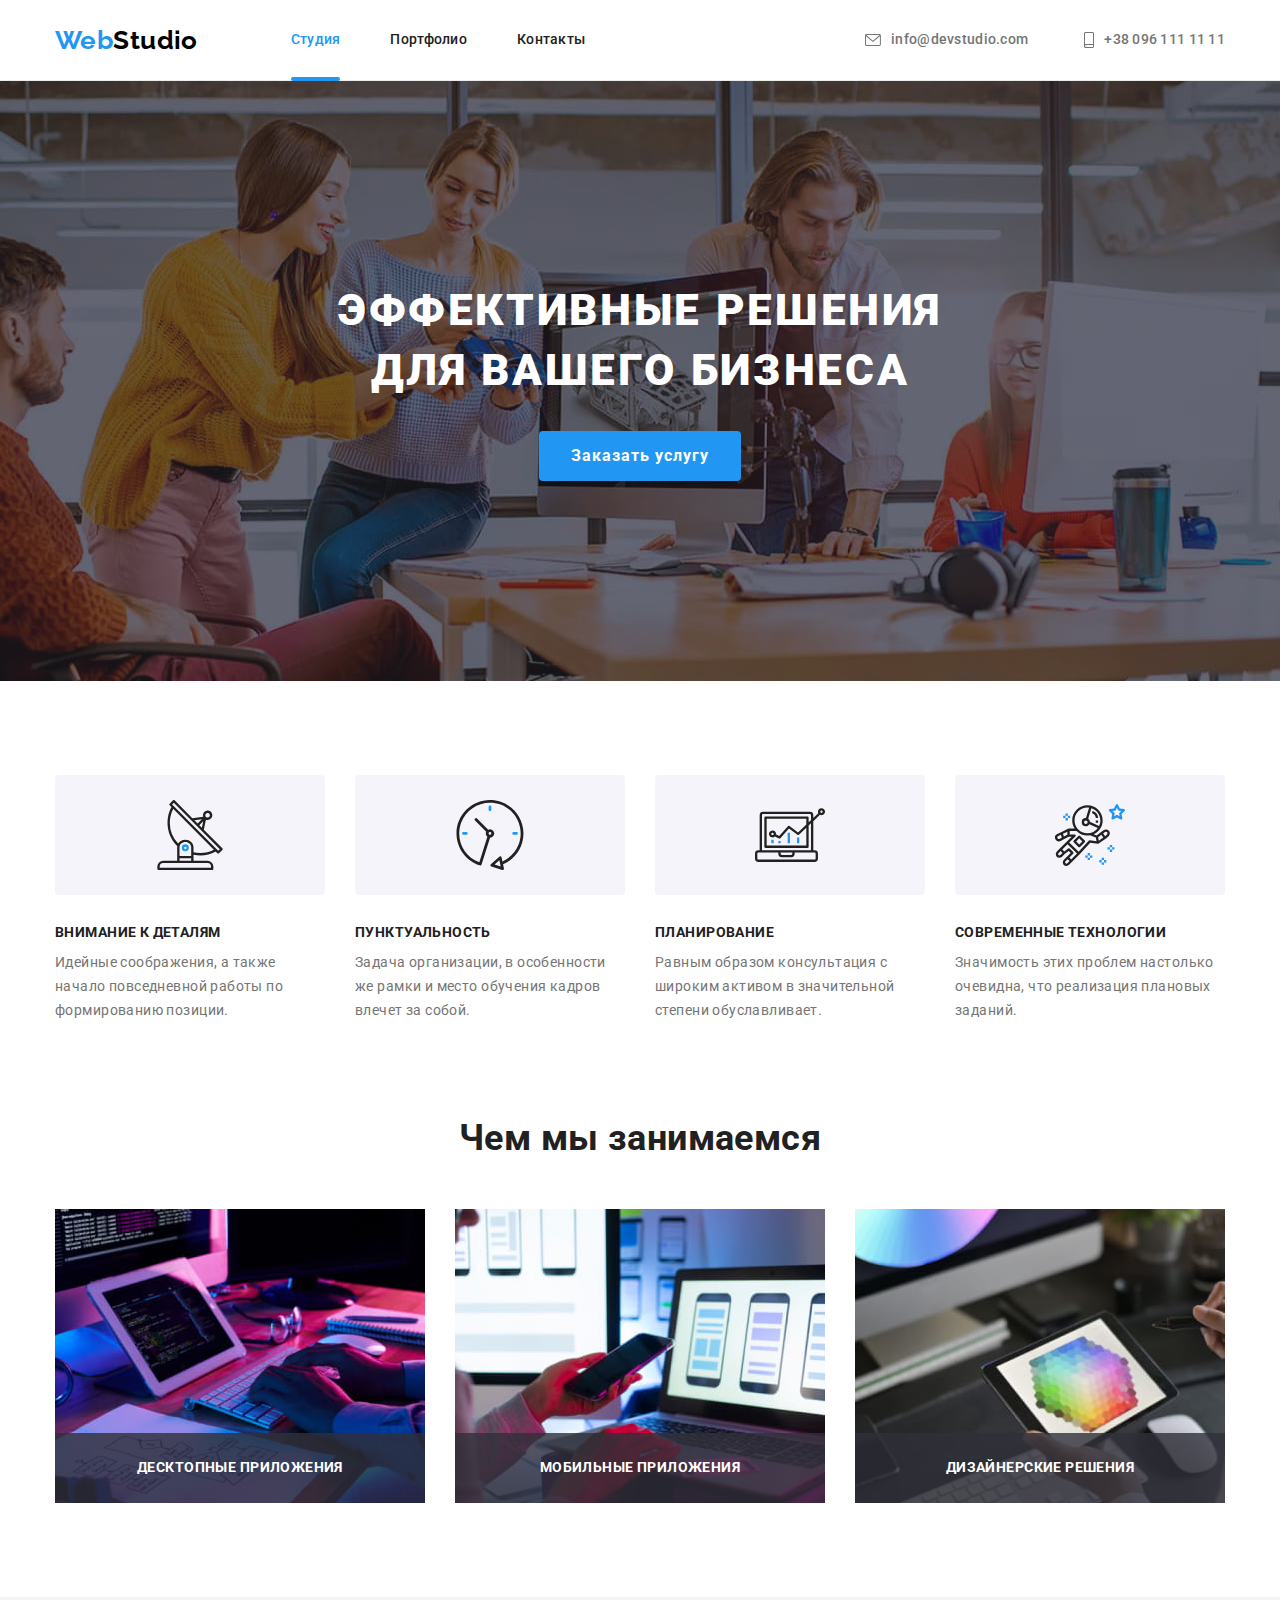
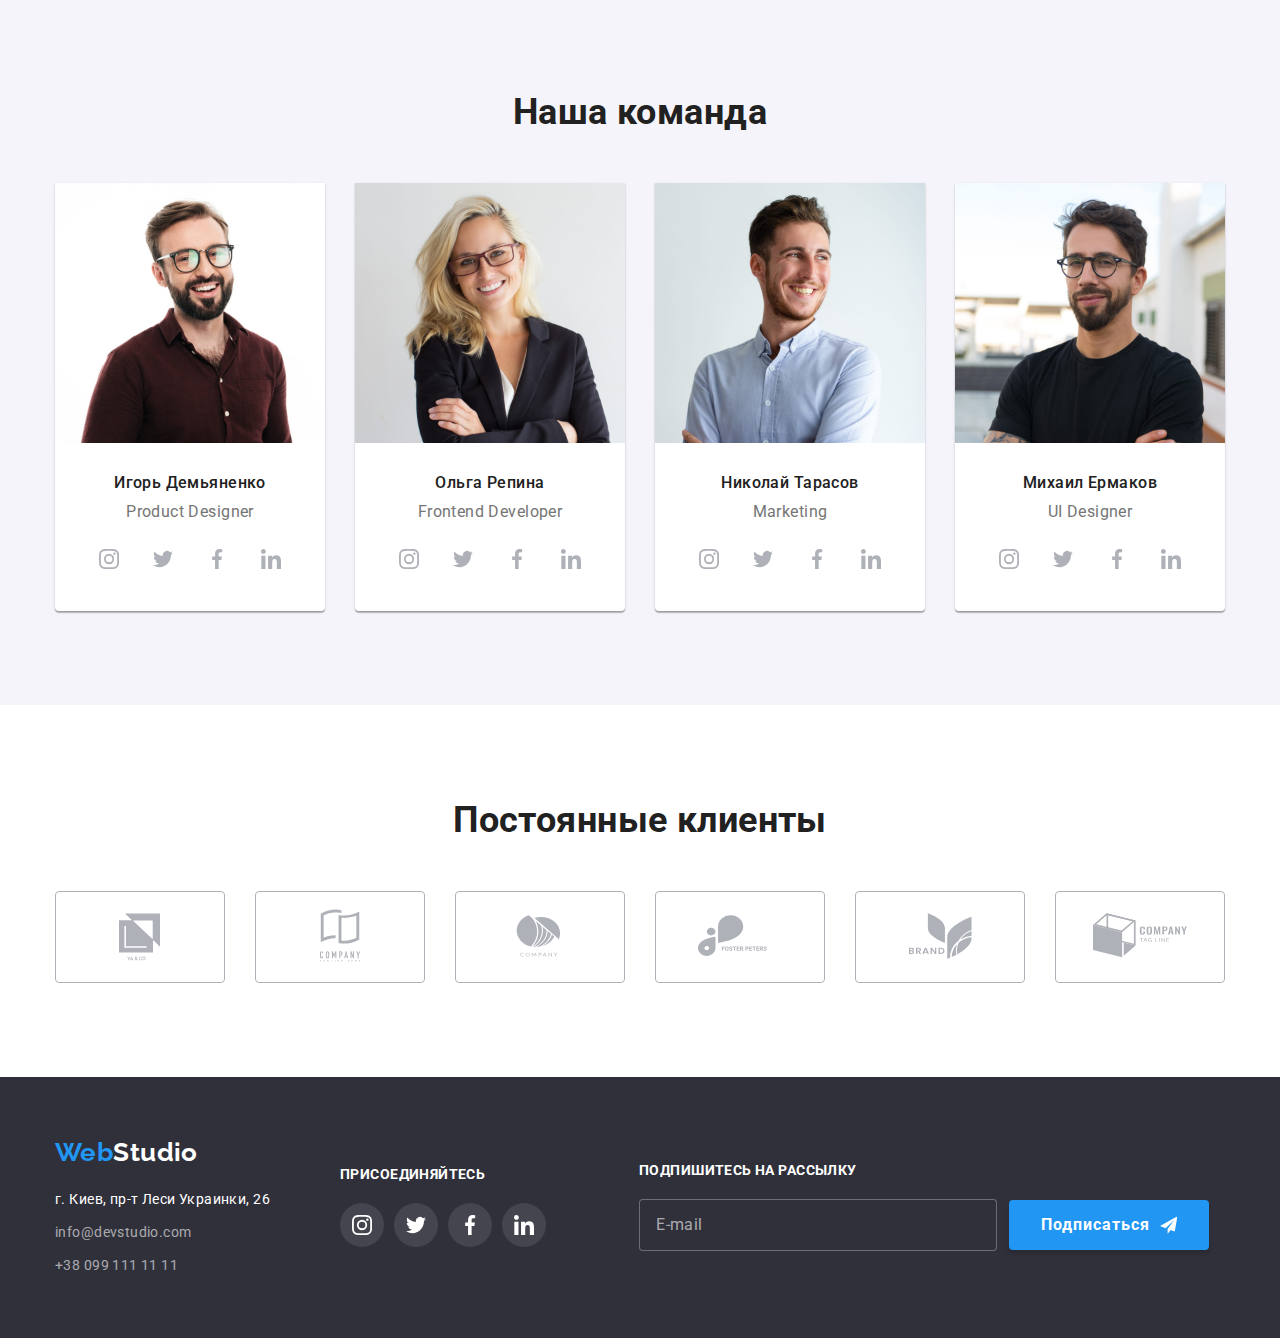
<file: index.html>
<!DOCTYPE html>
<html lang="ru">
  <head>
    <meta charset="UTF-8" />
    <meta http-equiv="X-UA-Compatible" content="IE=edge" />
    <meta name="viewport" content="width=device-width, initial-scale=1.0" />
    <title>Студия</title>
    <link rel="preconnect" href="https://fonts.googleapis.com" />
    <link rel="preconnect" href="https://fonts.gstatic.com" crossorigin />
    <link
      href="https://fonts.googleapis.com/css2?family=Raleway:wght@700&family=Roboto:wght@400;500;700;900&display=swap"
      rel="stylesheet"
    />
    <link
      rel="stylesheet"
      href="https://cdnjs.cloudflare.com/ajax/libs/modern-normalize/1.1.0/modern-normalize.min.css"
    />
    <link rel="stylesheet" href="./css/styles.css" />
  </head>
  <body>
    <!-- Header -->
    <header class="header">
      <div class="container header-content">
        <!-- Navigation -->
        <nav class="navigate">
          <!-- logo and link to homepage -->
          <a class="link logo" href="./index.html"> Web<span class="logo-header">Studio</span> </a>
          <!-- list of links to website pages -->
          <ul class="list site-nav">
            <li class="item"><a class="link current" href="./index.html">Студия</a></li>
            <li class="item"><a class="link" href="./portfolio.html">Портфолио</a></li>
            <li class="item"><a class="link" href="">Контакты</a></li>
          </ul>
        </nav>
        <!-- contacts -->
        <ul class="list contacts-nav">
          <li class="item">
            <a class="link" href="mailto:info@devstudio.com">
              <div class="icon-thumb">
                <svg class="icon" width="16" height="12">
                  <use href="./images/icons.svg#header-mail"></use>
                </svg>
              </div>
              info@devstudio.com
            </a>
          </li>
          <li class="item">
            <a class="link" href="tel:+380961111111">
              <div class="icon-thumb">
                <svg class="icon" width="10" height="16">
                  <use href="./images/icons.svg#header-tel"></use>
                </svg>
              </div>
              +38 096 111 11 11
            </a>
          </li>
        </ul>
      </div>
    </header>
    <!-- Main content -->
    <main>
      <!-- block hero -->
      <section class="hero">
        <div class="container">
          <h1 class="hero-title">Эффективные решения для вашего бизнеса</h1>
          <button class="button primary" type="button" data-modal-open>Заказать услугу</button>
        </div>
      </section>

      <!-- features of the studio -->
      <section class="section no-bottom">
        <div class="container">
          <!-- hidden title -->
          <h2 class="section-title hidden">Особенности</h2>
          <ul class="list features-list">
            <li class="item">
              <div class="icon-thumb">
                <svg class="icon" width="70" height="70">
                  <use href="./images/icons.svg#features-antenna"></use>
                </svg>
              </div>
              <h3 class="title">Внимание к деталям</h3>
              <p class="text">
                Идейные соображения, а также начало повседневной работы по формированию позиции.
              </p>
            </li>
            <li class="item">
              <div class="icon-thumb">
                <svg class="icon" width="70" height="70">
                  <use href="./images/icons.svg#features-clock"></use>
                </svg>
              </div>
              <h3 class="title">Пунктуальность</h3>
              <p class="text">
                Задача организации, в особенности же рамки и место обучения кадров влечет за собой.
              </p>
            </li>
            <li class="item">
              <div class="icon-thumb">
                <svg class="icon" width="70" height="70">
                  <use href="./images/icons.svg#features-diagram"></use>
                </svg>
              </div>
              <h3 class="title">Планирование</h3>
              <p class="text">
                Равным образом консультация с широким активом в значительной степени обуславливает.
              </p>
            </li>
            <li class="item">
              <div class="icon-thumb">
                <svg class="icon" width="70" height="70">
                  <use href="./images/icons.svg#features-astronaut"></use>
                </svg>
              </div>
              <h3 class="title">Современные технологии</h3>
              <p class="text">
                Значимость этих проблем настолько очевидна, что реализация плановых заданий.
              </p>
            </li>
          </ul>
        </div>
      </section>

      <!-- what are we doing -->
      <section class="section">
        <div class="container">
          <h2 class="section-title">Чем мы занимаемся</h2>
          <ul class="list works">
            <li class="item">
              <img
                src="./images/what-we-do-1.jpg"
                alt="код для десктопа"
                width="370"
                height="294"
              />
              <span class="works-item-text">Десктопные приложения</span>
            </li>
            <li class="item">
              <img
                src="./images/what-we-do-2.jpg"
                alt="код для мобильных телефонов"
                width="370"
                height="294"
              />
              <span class="works-item-text">Мобильные приложения</span>
            </li>
            <li class="item">
              <img
                src="./images/what-we-do-3.jpg"
                alt="код для планшетов"
                width="370"
                height="294"
              />
              <span class="works-item-text">Дизайнерские решения</span>
            </li>
          </ul>
        </div>
      </section>

      <!-- our team -->
      <section class="section team">
        <div class="container">
          <h2 class="section-title">Наша команда</h2>
          <ul class="list team-list">
            <li class="item">
              <img src="./images/team-1-igor.jpg" alt="Игорь" width="270" height="260" />
              <div class="image-caption">
                <h3 class="title">Игорь Демьяненко</h3>
                <p class="text">Product Designer</p>
                <ul class="list socials team-socials">
                  <li class="social-item">
                    <a class="link socials-icon-thumb" href="">
                      <svg class="icon" width="20" height="20">
                        <use href="./images/icons.svg#social-instagram"></use>
                      </svg>
                    </a>
                  </li>
                  <li class="social-item">
                    <a class="link socials-icon-thumb" href="">
                      <svg class="icon" width="20" height="20">
                        <use href="./images/icons.svg#social-twitter"></use>
                      </svg>
                    </a>
                  </li>
                  <li class="social-item">
                    <a class="link socials-icon-thumb" href="">
                      <svg class="icon" width="20" height="20">
                        <use href="./images/icons.svg#social-facebook"></use>
                      </svg>
                    </a>
                  </li>
                  <li class="social-item">
                    <a class="link socials-icon-thumb" href="">
                      <svg class="icon" width="20" height="20">
                        <use href="./images/icons.svg#social-linkedin"></use>
                      </svg>
                    </a>
                  </li>
                </ul>
              </div>
            </li>
            <li class="item">
              <img src="./images/team-2-olga.jpg" alt="Ольга" width="270" height="260" />
              <div class="image-caption">
                <h3 class="title">Ольга Репина</h3>
                <p class="text">Frontend Developer</p>
                <ul class="list socials team-socials">
                  <li class="social-item">
                    <a class="link socials-icon-thumb" href="">
                      <svg class="icon" width="20" height="20">
                        <use href="./images/icons.svg#social-instagram"></use>
                      </svg>
                    </a>
                  </li>
                  <li class="social-item">
                    <a class="link socials-icon-thumb" href="">
                      <svg class="icon" width="20" height="20">
                        <use href="./images/icons.svg#social-twitter"></use>
                      </svg>
                    </a>
                  </li>
                  <li class="social-item">
                    <a class="link socials-icon-thumb" href="">
                      <svg class="icon" width="20" height="20">
                        <use href="./images/icons.svg#social-facebook"></use>
                      </svg>
                    </a>
                  </li>
                  <li class="social-item">
                    <a class="link socials-icon-thumb" href="">
                      <svg class="icon" width="20" height="20">
                        <use href="./images/icons.svg#social-linkedin"></use>
                      </svg>
                    </a>
                  </li>
                </ul>
              </div>
            </li>
            <li class="item">
              <img src="./images/team-3-nikolai.jpg" alt="Николай" width="270" height="260" />
              <div class="image-caption">
                <h3 class="title">Николай Тарасов</h3>
                <p class="text">Marketing</p>
                <ul class="list socials team-socials">
                  <li class="social-item">
                    <a class="link socials-icon-thumb" href="">
                      <svg class="icon" width="20" height="20">
                        <use href="./images/icons.svg#social-instagram"></use>
                      </svg>
                    </a>
                  </li>
                  <li class="social-item">
                    <a class="link socials-icon-thumb" href="">
                      <svg class="icon" width="20" height="20">
                        <use href="./images/icons.svg#social-twitter"></use>
                      </svg>
                    </a>
                  </li>
                  <li class="social-item">
                    <a class="link socials-icon-thumb" href="">
                      <svg class="icon" width="20" height="20">
                        <use href="./images/icons.svg#social-facebook"></use>
                      </svg>
                    </a>
                  </li>
                  <li class="social-item">
                    <a class="link socials-icon-thumb" href="">
                      <svg class="icon" width="20" height="20">
                        <use href="./images/icons.svg#social-linkedin"></use>
                      </svg>
                    </a>
                  </li>
                </ul>
              </div>
            </li>
            <li class="item">
              <img src="./images/team-4-michail.jpg" alt="Михаил" width="270" height="260" />
              <div class="image-caption">
                <h3 class="title">Михаил Ермаков</h3>
                <p class="text">UI Designer</p>
                <ul class="list socials team-socials">
                  <li class="social-item">
                    <a class="link socials-icon-thumb" href="">
                      <svg class="icon" width="20" height="20">
                        <use href="./images/icons.svg#social-instagram"></use>
                      </svg>
                    </a>
                  </li>
                  <li class="social-item">
                    <a class="link socials-icon-thumb" href="">
                      <svg class="icon" width="20" height="20">
                        <use href="./images/icons.svg#social-twitter"></use>
                      </svg>
                    </a>
                  </li>
                  <li class="social-item">
                    <a class="link socials-icon-thumb" href="">
                      <svg class="icon" width="20" height="20">
                        <use href="./images/icons.svg#social-facebook"></use>
                      </svg>
                    </a>
                  </li>
                  <li class="social-item">
                    <a class="link socials-icon-thumb" href="">
                      <svg class="icon" width="20" height="20">
                        <use href="./images/icons.svg#social-linkedin"></use>
                      </svg>
                    </a>
                  </li>
                </ul>
              </div>
            </li>
          </ul>
        </div>
      </section>

      <!-- regular customers -->
      <section class="section">
        <div class="container">
          <h2 class="section-title">Постоянные клиенты</h2>
          <ul class="list customers">
            <li class="item">
              <a class="link company-icon-thumb" href="">
                <svg class="icon" width="106" height="60">
                  <use href="./images/icons.svg#company-one"></use>
                </svg>
              </a>
            </li>
            <li class="item">
              <a class="link company-icon-thumb" href="">
                <svg class="icon" width="106" height="60">
                  <use href="./images/icons.svg#company-two"></use>
                </svg>
              </a>
            </li>
            <li class="item">
              <a class="link company-icon-thumb" href="">
                <svg class="icon" width="106" height="60">
                  <use href="./images/icons.svg#company-three"></use>
                </svg>
              </a>
            </li>
            <li class="item">
              <a class="link company-icon-thumb" href="">
                <svg class="icon" width="106" height="60">
                  <use href="./images/icons.svg#company-four"></use>
                </svg>
              </a>
            </li>
            <li class="item">
              <a class="link company-icon-thumb" href="">
                <svg class="icon" width="106" height="60">
                  <use href="./images/icons.svg#company-five"></use>
                </svg>
              </a>
            </li>
            <li class="item">
              <a class="link company-icon-thumb" href="">
                <svg class="icon" width="106" height="60">
                  <use href="./images/icons.svg#company-six"></use>
                </svg>
              </a>
            </li>
          </ul>
        </div>
      </section>
    </main>
    <!-- footer -->
    <footer class="footer">
      <div class="container">
        <div class="flex">
          <!-- logo and address -->
          <div class="footer-item">
            <!-- logo and link to homepage -->
            <a class="link logo" href="./index.html">
              Web<span class="logo-footer">Studio</span>
            </a>
            <!-- address -->
            <address>
              <ul class="list address-nav">
                <li class="item">
                  <a
                    class="link direction"
                    href="https://goo.gl/maps/HgY1Wng7k1sUMK6fA"
                    target="_blank"
                  >
                    г. Киев, пр-т Леси Украинки, 26
                  </a>
                </li>
                <!-- contacts -->
                <li class="item">
                  <a class="link contacts" href="mailto:info@devstudio.com">info@devstudio.com</a>
                </li>
                <li class="item">
                  <a class="link contacts" href="tel:+380991111111">+38 099 111 11 11</a>
                </li>
              </ul>
            </address>
          </div>
          <!-- socials call to active -->
          <div class="footer-item">
            <!-- call to active -->
            <b class="cta">присоединяйтесь</b>
            <!-- socials -->
            <ul class="list socials footer-socials">
              <li class="social-item">
                <a class="link socials-icon-thumb" href="">
                  <svg class="icon" width="20" height="20">
                    <use href="./images/icons.svg#social-instagram"></use>
                  </svg>
                </a>
              </li>
              <li class="social-item">
                <a class="link socials-icon-thumb" href="">
                  <svg class="icon" width="20" height="20">
                    <use href="./images/icons.svg#social-twitter"></use>
                  </svg>
                </a>
              </li>
              <li class="social-item">
                <a class="link socials-icon-thumb" href="">
                  <svg class="icon" width="20" height="20">
                    <use href="./images/icons.svg#social-facebook"></use>
                  </svg>
                </a>
              </li>
              <li class="social-item">
                <a class="link socials-icon-thumb" href="">
                  <svg class="icon" width="20" height="20">
                    <use href="./images/icons.svg#social-linkedin"></use>
                  </svg>
                </a>
              </li>
            </ul>
          </div>
          <!-- subscribe call to active -->
          <div class="footer-item">
            <!-- call to active -->
            <b class="cta">Подпишитесь на рассылку</b>
            <!-- newsletter subscribe form -->
            <form class="newsletter-form" name="newsletter-form" action="#" autocomplete="off">
              <input class="input" type="email" name="email" placeholder="E-mail" />

              <button class="button primary" type="submit">
                Подписаться
                <svg class="icon" width="24" height="24">
                  <use href="./images/icons.svg#btn-send"></use>
                </svg>
              </button>
            </form>
          </div>
        </div>
      </div>
    </footer>

    <!-- backdrop and modal -->
    <div class="backdrop is-hidden" data-modal>
      <!-- modal -->
      <div class="modal">
        <!-- exit button -->
        <button class="modal-btn" type="button" data-modal-close>
          <svg class="icon" width="11" height="11">
            <use href="./images/icons.svg#btn-x"></use>
          </svg>
        </button>

        <!-- order form -->
        <form class="order-form" name="order-form" action="#" autocomplete="off">
          <!-- form call to action -->
          <b class="cta">Оставьте свои данные, мы вам перезвоним</b>

          <!-- user name -->
          <label class="form-field">
            <span class="label">Имя</span>
            <input class="input" type="text" name="name" />
            <svg class="icon" width="18" height="18">
              <use href="./images/icons.svg#form-person"></use>
            </svg>
          </label>

          <!-- user phone -->
          <label class="form-field">
            <span class="label">Телефон</span>
            <input class="input" type="tel" name="phone" />
            <svg class="icon" width="18" height="18">
              <use href="./images/icons.svg#form-phone"></use>
            </svg>
          </label>

          <!-- user email -->
          <label class="form-field">
            <span class="label">Почта</span>
            <input class="input" type="email" name="email" />
            <svg class="icon" width="18" height="18">
              <use href="./images/icons.svg#form-email"></use>
            </svg>
          </label>

          <!-- user commentary -->
          <label class="form-field textarea-field">
            <span class="label">Комментарий</span>
            <textarea class="input textarea" name="comment" placeholder="Введите текст"></textarea>
          </label>

          <!-- agreement checkbox -->
          <label class="form-checkbox">
            <input class="check" type="checkbox" name="agreement" value="agree" />
            <span class="checkbox">
              <svg class="checkbox-icon" width="16" height="15">
                <use href="./images/icons.svg#form-check"></use>
              </svg>
            </span>
            <span class="label">
              Соглашаюсь с рассылкой и принимаю
              <a class="form-link" href="">Условия договора</a>
            </span>
          </label>

          <!-- submit button -->
          <button class="button primary" type="submit">Отправить</button>
        </form>
      </div>
    </div>

    <!-- modal script -->
    <script src="./js/modal.js"></script>
  </body>
</html>
</file>
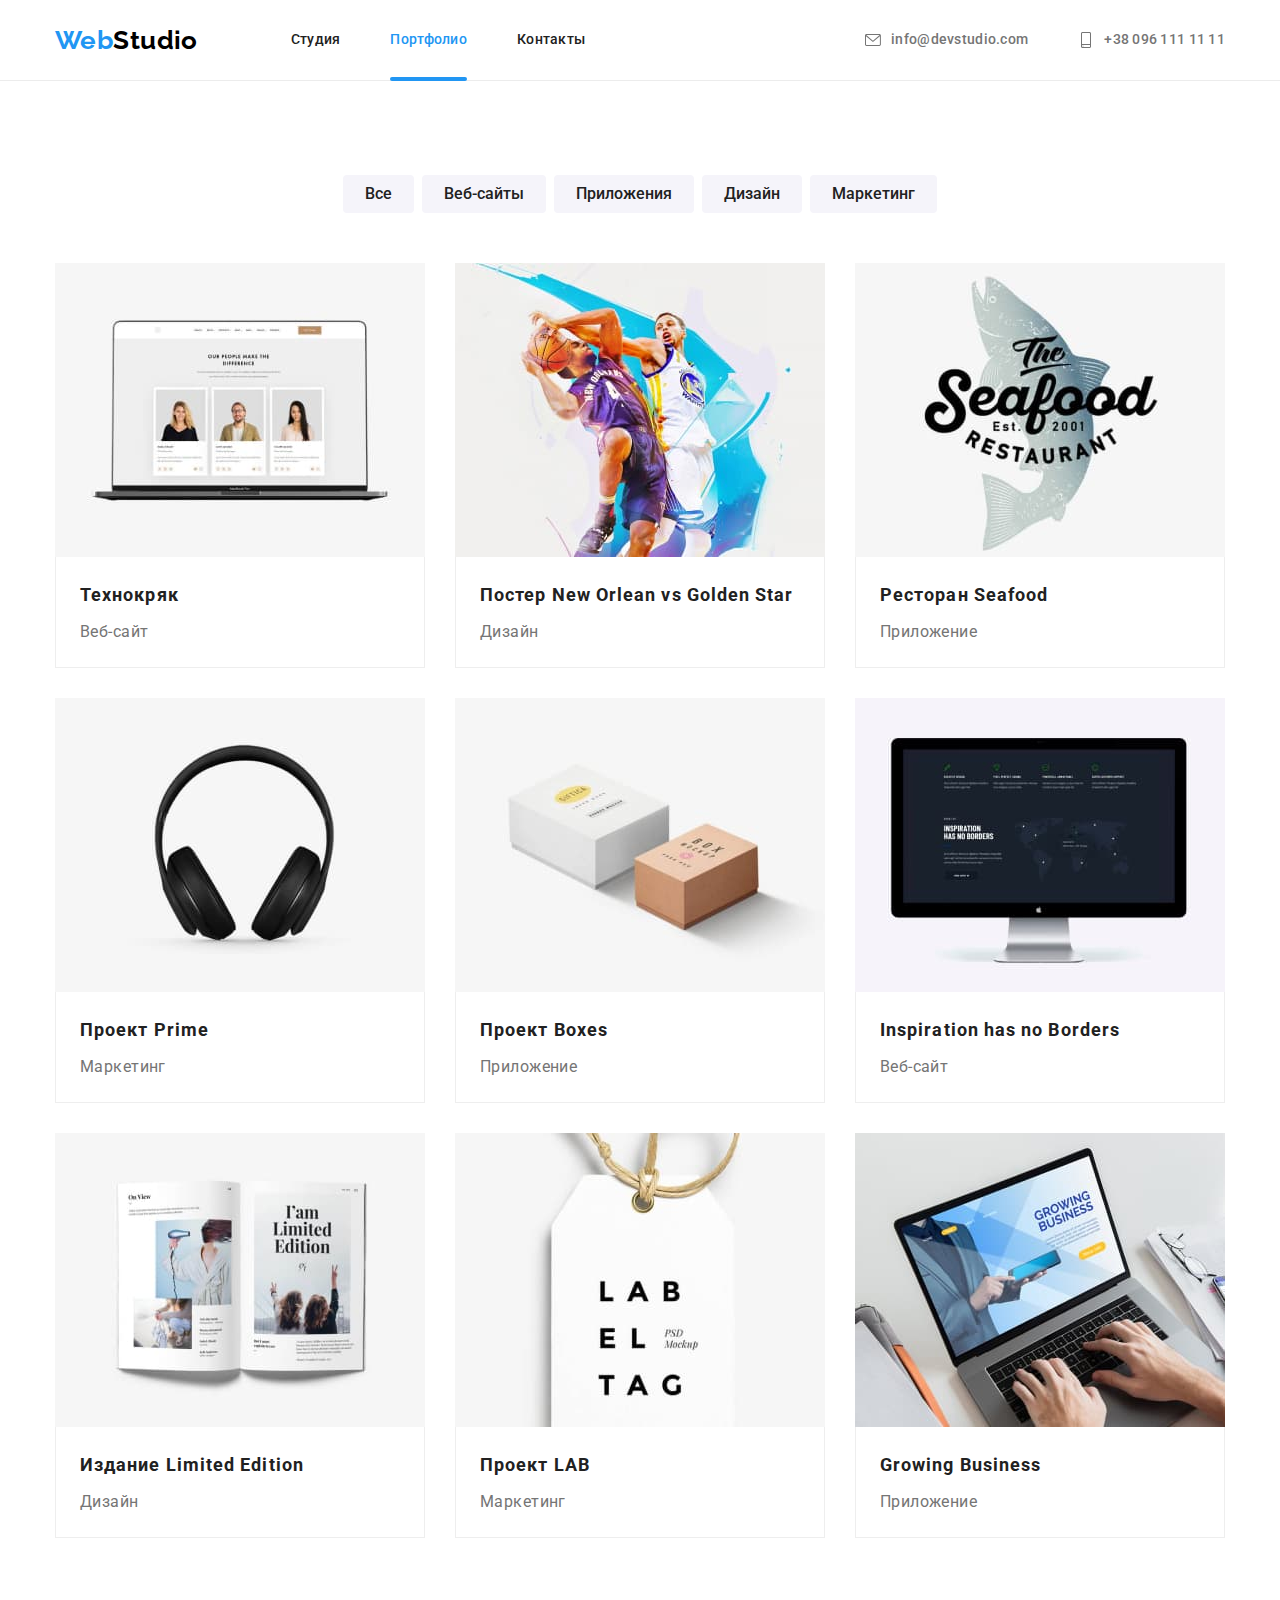
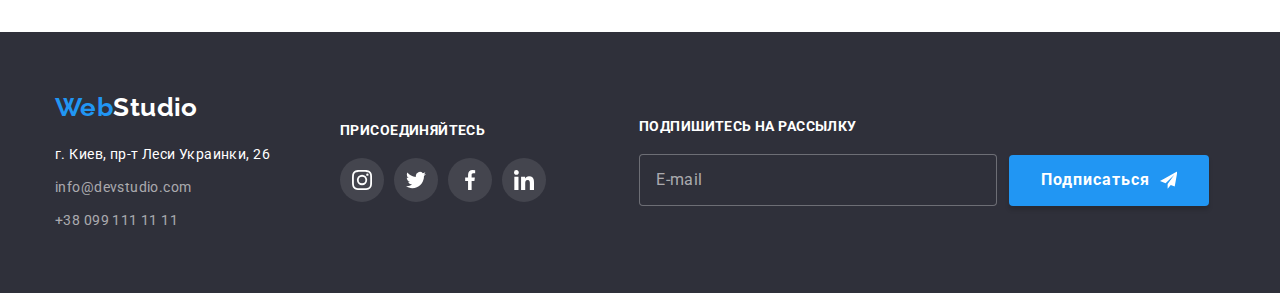
<file: portfolio.html>
<!DOCTYPE html>
<html lang="ru">
  <head>
    <meta charset="UTF-8" />
    <meta http-equiv="X-UA-Compatible" content="IE=edge" />
    <meta name="viewport" content="width=device-width, initial-scale=1.0" />
    <title>Портфолио</title>
    <link rel="preconnect" href="https://fonts.googleapis.com" />
    <link rel="preconnect" href="https://fonts.gstatic.com" crossorigin />
    <link
      href="https://fonts.googleapis.com/css2?family=Raleway:wght@700&family=Roboto:wght@400;500;700;900&display=swap"
      rel="stylesheet"
    />
    <link
      rel="stylesheet"
      href="https://cdnjs.cloudflare.com/ajax/libs/modern-normalize/1.1.0/modern-normalize.min.css"
    />
    <link rel="stylesheet" href="./css/styles.css" />
  </head>
  <body>
    <!-- Header -->
    <header class="header">
      <div class="container header-content">
        <!-- Navigation -->
        <nav class="navigate">
          <!-- logo and link to homepage -->
          <a class="link logo" href="./index.html"> Web<span class="logo-header">Studio</span> </a>
          <!-- list of links to website pages -->
          <ul class="list site-nav">
            <li class="item"><a class="link" href="./index.html">Студия</a></li>
            <li class="item"><a class="link current" href="./portfolio.html">Портфолио</a></li>
            <li class="item"><a class="link" href="">Контакты</a></li>
          </ul>
        </nav>
        <!-- contacts -->
        <ul class="list contacts-nav">
          <li class="item">
            <a class="link" href="mailto:info@devstudio.com">
              <div class="icon-thumb">
                <svg class="icon" width="16" height="16">
                  <use href="./images/icons.svg#header-mail"></use>
                </svg>
              </div>
              info@devstudio.com
            </a>
          </li>
          <li class="item">
            <a class="link" href="tel:+380961111111">
              <div class="icon-thumb">
                <svg class="icon" width="16" height="16">
                  <use href="./images/icons.svg#header-tel"></use>
                </svg>
              </div>
              +38 096 111 11 11
            </a>
          </li>
        </ul>
      </div>
    </header>
    <!-- Main content -->
    <main>
      <!-- Section portfolio -->
      <section class="section">
        <div class="container">
          <!-- hidden title -->
          <h1 class="section-title hidden">Портфолио</h1>

          <!-- filter list -->
          <ul class="list filter">
            <li class="item">
              <button class="button secondary" type="button">Все</button>
            </li>
            <li class="item">
              <button class="button secondary" type="button">Веб-сайты</button>
            </li>
            <li class="item">
              <button class="button secondary" type="button">Приложения</button>
            </li>
            <li class="item">
              <button class="button secondary" type="button">Дизайн</button>
            </li>
            <li class="item">
              <button class="button secondary" type="button">Маркетинг</button>
            </li>
          </ul>

          <!-- portfolio content list -->
          <ul class="list portfolio-list">
            <li class="portfolio-card">
              <a class="link" href="">
                <div class="portfolio-image-thumb">
                  <img
                    src="./images/portfolio-1.jpg"
                    alt="сайт на ноутбуке"
                    width="370"
                    height="294"
                  />
                  <p class="portfolio-image-text">
                    Ресурс предлагает комплексные предложения с разным уровнем функционала и
                    сервисов. Все это позволит посетителю получить исчерпывающие сведения о компании
                    или частном лице.
                  </p>
                </div>
                <div class="image-caption">
                  <h2 class="title">Технокряк</h2>
                  <p class="text">Веб-сайт</p>
                </div>
              </a>
            </li>
            <li class="portfolio-card">
              <a class="link" href="">
                <div class="portfolio-image-thumb">
                  <img
                    src="./images/portfolio-2.jpg"
                    alt="противоборствующие баскетболисты"
                    width="370"
                    height="294"
                  />
                  <p class="portfolio-image-text">
                    Lorem ipsum dolor sit amet consectetur adipisicing elit. Quia aut fuga, aliquam
                    deleniti possimus impedit dicta non eos eligendi nam hic eum minima, quo tenetur
                    quisquam necessitatibus adipisci.
                  </p>
                </div>
                <div class="image-caption">
                  <h2 class="title">Постер New Orlean vs Golden Star</h2>
                  <p class="text">Дизайн</p>
                </div>
              </a>
            </li>
            <li class="portfolio-card">
              <a class="link" href="">
                <div class="portfolio-image-thumb">
                  <img
                    src="./images/portfolio-3.jpg"
                    alt="логотип ресторана"
                    width="370"
                    height="294"
                  />
                  <p class="portfolio-image-text">
                    Lorem ipsum dolor sit amet consectetur adipisicing elit. Quia aut fuga, aliquam
                    deleniti possimus impedit dicta non eos eligendi nam hic eum minima, quo tenetur
                    quisquam necessitatibus adipisci.
                  </p>
                </div>
                <div class="image-caption">
                  <h2 class="title">Ресторан Seafood</h2>
                  <p class="text">Приложение</p>
                </div>
              </a>
            </li>
            <li class="portfolio-card">
              <a class="link" href="">
                <div class="portfolio-image-thumb">
                  <img src="./images/portfolio-4.jpg" alt="наушники" width="370" height="294" />
                  <p class="portfolio-image-text">
                    Lorem ipsum dolor sit amet consectetur adipisicing elit. Quia aut fuga, aliquam
                    deleniti possimus impedit dicta non eos eligendi nam hic eum minima, quo tenetur
                    quisquam necessitatibus adipisci.
                  </p>
                </div>
                <div class="image-caption">
                  <h2 class="title">Проект Prime</h2>
                  <p class="text">Маркетинг</p>
                </div>
              </a>
            </li>
            <li class="portfolio-card">
              <a class="link" href="">
                <div class="portfolio-image-thumb">
                  <img src="./images/portfolio-5.jpg" alt="две коробки" width="370" height="294" />
                  <p class="portfolio-image-text">
                    Lorem ipsum dolor sit amet consectetur adipisicing elit. Quia aut fuga, aliquam
                    deleniti possimus impedit dicta non eos eligendi nam hic eum minima, quo tenetur
                    quisquam necessitatibus adipisci.
                  </p>
                </div>
                <div class="image-caption">
                  <h2 class="title">Проект Boxes</h2>
                  <p class="text">Приложение</p>
                </div>
              </a>
            </li>
            <li class="portfolio-card">
              <a class="link" href="">
                <div class="portfolio-image-thumb">
                  <img src="./images/portfolio-6.jpg" alt="монитор" width="370" height="294" />
                  <p class="portfolio-image-text">
                    Lorem ipsum dolor sit amet consectetur adipisicing elit. Quia aut fuga, aliquam
                    deleniti possimus impedit dicta non eos eligendi nam hic eum minima, quo tenetur
                    quisquam necessitatibus adipisci.
                  </p>
                </div>
                <div class="image-caption">
                  <h2 class="title">Inspiration has no Borders</h2>
                  <p class="text">Веб-сайт</p>
                </div>
              </a>
            </li>
            <li class="portfolio-card">
              <a class="link" href="">
                <div class="portfolio-image-thumb">
                  <img
                    src="./images/portfolio-7.jpg"
                    alt="открытая книга"
                    width="370"
                    height="294"
                  />
                  <p class="portfolio-image-text">
                    Lorem ipsum dolor sit amet consectetur adipisicing elit. Quia aut fuga, aliquam
                    deleniti possimus impedit dicta non eos eligendi nam hic eum minima, quo tenetur
                    quisquam necessitatibus adipisci.
                  </p>
                </div>
                <div class="image-caption">
                  <h2 class="title">Издание Limited Edition</h2>
                  <p class="text">Дизайн</p>
                </div>
              </a>
            </li>
            <li class="portfolio-card">
              <a class="link" href="">
                <div class="portfolio-image-thumb">
                  <img src="./images/portfolio-8.jpg" alt="бирка" width="370" height="294" />
                  <p class="portfolio-image-text">
                    Lorem ipsum dolor sit amet consectetur adipisicing elit. Quia aut fuga, aliquam
                    deleniti possimus impedit dicta non eos eligendi nam hic eum minima, quo tenetur
                    quisquam necessitatibus adipisci.
                  </p>
                </div>
                <div class="image-caption">
                  <h2 class="title">Проект LAB</h2>
                  <p class="text">Маркетинг</p>
                </div>
              </a>
            </li>
            <li class="portfolio-card">
              <a class="link" href="">
                <div class="portfolio-image-thumb">
                  <img
                    src="./images/portfolio-9.jpg"
                    alt="лептоп на рабочем месте"
                    width="370"
                    height="294"
                  />
                  <p class="portfolio-image-text">
                    Lorem ipsum dolor sit amet consectetur adipisicing elit. Quia aut fuga, aliquam
                    deleniti possimus impedit dicta non eos eligendi nam hic eum minima, quo tenetur
                    quisquam necessitatibus adipisci.
                  </p>
                </div>
                <div class="image-caption">
                  <h2 class="title">Growing Business</h2>
                  <p class="text">Приложение</p>
                </div>
              </a>
            </li>
          </ul>
        </div>
      </section>
    </main>
    <!-- footer -->
    <footer class="footer">
      <div class="container">
        <div class="flex">
          <!-- logo and address -->
          <div class="footer-item">
            <!-- logo and link to homepage -->
            <a class="link logo" href="./index.html">
              Web<span class="logo-footer">Studio</span>
            </a>
            <!-- address -->
            <address>
              <ul class="list address-nav">
                <li class="item">
                  <a
                    class="link direction"
                    href="https://goo.gl/maps/HgY1Wng7k1sUMK6fA"
                    target="_blank"
                  >
                    г. Киев, пр-т Леси Украинки, 26
                  </a>
                </li>
                <!-- contacts -->
                <li class="item">
                  <a class="link contacts" href="mailto:info@devstudio.com">info@devstudio.com</a>
                </li>
                <li class="item">
                  <a class="link contacts" href="tel:+380991111111">+38 099 111 11 11</a>
                </li>
              </ul>
            </address>
          </div>
          <!-- socials call to active -->
          <div class="footer-item">
            <!-- call to active -->
            <b class="cta">присоединяйтесь</b>
            <!-- socials -->
            <ul class="list socials footer-socials">
              <li class="social-item">
                <a class="link socials-icon-thumb" href="">
                  <svg class="icon" width="20" height="20">
                    <use href="./images/icons.svg#social-instagram"></use>
                  </svg>
                </a>
              </li>
              <li class="social-item">
                <a class="link socials-icon-thumb" href="">
                  <svg class="icon" width="20" height="20">
                    <use href="./images/icons.svg#social-twitter"></use>
                  </svg>
                </a>
              </li>
              <li class="social-item">
                <a class="link socials-icon-thumb" href="">
                  <svg class="icon" width="20" height="20">
                    <use href="./images/icons.svg#social-facebook"></use>
                  </svg>
                </a>
              </li>
              <li class="social-item">
                <a class="link socials-icon-thumb" href="">
                  <svg class="icon" width="20" height="20">
                    <use href="./images/icons.svg#social-linkedin"></use>
                  </svg>
                </a>
              </li>
            </ul>
          </div>
          <!-- subscribe call to active -->
          <div class="footer-item">
            <!-- call to active -->
            <b class="cta">Подпишитесь на рассылку</b>
            <!-- newsletter subscribe form -->
            <form class="newsletter-form" name="newsletter-form" action="#" autocomplete="off">
              <input class="input" type="email" name="email" placeholder="E-mail" />

              <button class="button primary" type="submit">
                Подписаться
                <svg class="icon" width="24" height="24">
                  <use href="./images/icons.svg#btn-send"></use>
                </svg>
              </button>
            </form>
          </div>
        </div>
      </div>
    </footer>
  </body>
</html>
</file>
<file: css/styles.css>
/* ======= */
/* general */
/* ======= */

:root {
  /* animation */
  --primary-animation: 250ms cubic-bezier(0.4, 0, 0.2, 1);
  /* layout grid */
  --container-width: 1200px;
  --container-indent: 15px;
  --gutter: 30px;
  /* colors */
  --accent-color: #2196f3;
  --primary-btn-hover-color: #188ce8;
  --black-primary-color: #000000;
  --white-primary-color: #ffffff;
  --white-primary-opacity-color: rgba(255, 255, 255, 0.6);
  --white-secondary-color: #f5f4fa;
  --grey-primary-color: #757575;
  --grey-secondary-color: #212121;
  --grey-footer-color: #2f303a;
  --header-border-color: #ececec;
  --portfolio-card-border-color: #eeeeee;
  --portfolio-card-text-bcg-color: rgba(33, 150, 243, 0.9);
  --icon-primary-color: #afb1b8;
  --icon-secondary-color: rgba(255, 255, 255, 0.1);
  --modal-btn-border-color: rgba(0, 0, 0, 0.1);
  /* gradient */
  --hero-background-gradient: rgba(47, 48, 58, 0.4), rgba(47, 48, 58, 0.4);
}

/* page */
body {
  font-family: 'roboto', sans-serif;
  font-size: 14px;
  line-height: 1.71;
  letter-spacing: 0.03em;
  color: var(--grey-primary-color);
  background-color: var(--white-primary-color);
}

img {
  max-width: 100%;
  display: block;
}

svg {
  display: block;
}

.container {
  max-width: var(--container-width);
  margin-left: auto;
  margin-right: auto;
  padding-left: var(--container-indent);
  padding-right: var(--container-indent);
}

/* delete list marks, margins and padding */
.list {
  margin-top: 0;
  margin-bottom: 0;
  padding-left: 0;

  list-style: none;
}

/* delete links underline */
.link {
  text-decoration: none;
}

/* sections */
.section {
  padding-top: 94px;
  padding-bottom: 94px;
}

.section.no-bottom {
  padding-bottom: 0;
}

.section.team {
  background-color: var(--white-secondary-color);
}

.section-title {
  margin-top: 0;
  margin-bottom: 50px;

  font-size: 36px;
  line-height: 1.17;
  text-align: center;
  color: var(--grey-secondary-color);
}

.section-title.hidden {
  position: absolute;
  width: 1px;
  height: 1px;
  margin: -1px;
  border: 0;
  padding: 0;
  white-space: nowrap;
  clip-path: inset(100%);
  clip: rect(0 0 0 0);
  overflow: hidden;
}

/* =========== */
/* END general */
/* =========== */

/* ======= */
/* buttons */
/* ======= */

.button {
  border-width: 0;
  border-style: solid;
  border-color: transparent;
  border-radius: 4px;

  background-color: var(--white-primary-color);
  color: var(--black-primary-color);
  cursor: pointer;

  transition: background-color var(--primary-animation), color var(--primary-animation),
    box-shadow var(--primary-animation);
}

/* primary */
.button.primary {
  min-width: 200px;
  padding: 10px 32px;

  display: flex;
  justify-content: center;
  align-items: center;

  font-weight: 700;
  font-size: 16px;
  line-height: 1.88;
  letter-spacing: 0.06em;
  background-color: var(--accent-color);
  color: var(--white-primary-color);
  box-shadow: 0px 4px 4px rgba(0, 0, 0, 0.15);
}

.primary .icon {
  margin-left: 10px;

  fill: currentColor;
}

.button.primary:hover,
.button.primary:focus {
  background-color: var(--primary-btn-hover-color);
}

/* secondary */
.button.secondary {
  padding: 6px 22px;

  font-weight: 500;
  font-size: 16px;
  line-height: 1.62;
  background-color: var(--white-secondary-color);
  color: var(--grey-secondary-color);
}

.button.secondary:hover,
.button.secondary:focus {
  background-color: var(--accent-color);
  color: var(--white-primary-color);
  box-shadow: 0px 3px 1px rgba(0, 0, 0, 0.1), 0px 1px 2px rgba(0, 0, 0, 0.08),
    0px 2px 2px rgba(0, 0, 0, 0.12);
}

/* modal button */
.modal-btn {
  position: absolute;
  top: 8px;
  right: 8px;

  width: 30px;
  height: 30px;
  border-radius: 50%;
  border-width: 1px;
  border-style: solid;
  border-color: var(--modal-btn-border-color);

  display: flex;
  justify-content: center;
  align-items: center;

  color: var(--black-primary-color);
  background-color: var(--white-primary-color);
  cursor: pointer;

  transition: color var(--primary-animation);
}

.modal-btn:hover,
.modal-btn:focus {
  color: var(--accent-color);
}

.modal-btn > .icon {
  fill: currentColor;
}

/* =========== */
/* END buttons */
/* =========== */

/* ============ */
/* social icons */
/* ============ */

.socials {
  display: flex;
  align-items: center;
}

.socials > .social-item + .social-item {
  margin-left: 10px;
}

.socials-icon-thumb {
  width: 44px;
  height: 44px;
  border-radius: 50%;
  display: flex;
  justify-content: center;
  align-items: center;
}

.socials-icon-thumb > .icon {
  fill: currentColor;
}

/* ================ */
/* END social icons */
/* ================ */

/* ==== */
/* logo */
/* ==== */

.logo {
  display: block;

  font-family: 'raleway';
  font-weight: 700;
  font-size: 26px;
  line-height: 1.19;
  color: var(--accent-color);
}

.logo-header {
  color: var(--black-primary-color);

  transition: color var(--primary-animation);
}

.logo-footer {
  color: var(--white-primary-color);

  transition: color var(--primary-animation);
}

.logo:hover,
.logo:hover > .logo-header,
.logo:hover > .logo-footer {
  color: var(--accent-color);
}

/* ======== */
/* END logo */
/* ======== */

/* ============== */
/* header of page */
/* ============== */

.header {
  border-bottom-width: 1px;
  border-bottom-style: solid;
  border-bottom-color: var(--header-border-color);
}

.header-content {
  display: flex;
  align-items: center;
  justify-content: space-between;
}

.navigate {
  display: flex;
  align-items: center;
}

/* general */
.site-nav,
.contacts-nav {
  font-weight: 500;
  line-height: 1.14;
  letter-spacing: 0.02em;
}

/* site nav */
.site-nav {
  margin-left: 93px;
  display: flex;
}

.site-nav > .item {
  position: relative;
}

.site-nav > .item + .item {
  margin-left: 50px;
}

.site-nav .link {
  display: block;
  padding-top: 32px;
  padding-bottom: 32px;

  color: var(--grey-secondary-color);

  transition: color var(--primary-animation);
}

.site-nav .link:hover,
.site-nav .link:focus {
  color: var(--accent-color);
}

.site-nav .link.current {
  color: var(--accent-color);
}

.site-nav .link.current::after {
  content: '';
  position: absolute;
  bottom: -1px;
  display: block;
  width: 100%;
  height: 4px;
  border-radius: 2px;

  background-color: var(--accent-color);
}

/* contacts nav */
.contacts-nav {
  display: flex;
}

.contacts-nav > .item + .item {
  margin-left: 50px;
}

.contacts-nav .link {
  padding-top: 32px;
  padding-bottom: 32px;

  display: flex;
  align-items: center;

  white-space: nowrap;
  color: var(--grey-primary-color);

  transition: color var(--primary-animation);
}

.contacts-nav .link:hover,
.contacts-nav .link:focus {
  color: var(--accent-color);
}

.contacts-nav .icon-thumb {
  width: 16px;
  height: 16px;
  margin-right: 10px;

  display: flex;
  justify-content: end;
  align-items: center;
}

.contacts-nav .icon {
  fill: currentColor;
}

/* ================== */
/* END header of page */
/* ================== */

/* ============== */
/* footer of page */
/* ============== */

.footer {
  padding-top: 60px;
  padding-bottom: 60px;

  background-color: var(--grey-footer-color);
}

.footer .flex {
  display: flex;
  align-items: center;
}

.footer-item:nth-child(2) {
  margin-left: 70px;
}

.footer-item:nth-child(3) {
  margin-left: 93px;
}

.footer-item > .cta {
  margin-bottom: 20px;
  display: block;

  line-height: 1.14;
  text-transform: uppercase;
  color: var(--white-primary-color);
}

/* logo and address */
.footer .logo {
  margin-bottom: 20px;
}

.address-nav {
  font-style: normal;
}

.address-nav > .item:not(:last-child) {
  margin-bottom: 9px;
}

.address-nav .link {
  display: block;
}

.address-nav .direction {
  color: var(--white-primary-color);
}

.address-nav .contacts {
  color: var(--white-primary-opacity-color);
}

.address-nav .contacts:hover,
.address-nav .contacts:focus {
  color: var(--accent-color);
}

/* socials call to active */
.footer-socials .socials-icon-thumb {
  background-color: var(--icon-secondary-color);
  color: var(--white-primary-color);

  transition: background-color var(--primary-animation);
}

.footer-socials .socials-icon-thumb:hover,
.footer-socials .socials-icon-thumb:focus {
  background-color: var(--accent-color);
}

/* newsletter subscribe form call to active */
.newsletter-form {
  width: 570px;

  display: flex;
  align-items: center;
}

.newsletter-form > .input {
  width: 100%;
  min-height: 50px;
  margin-right: 12px;
  border: 1px solid rgba(255, 255, 255, 0.3);
  border-radius: 4px;
  padding: 15px 16px;

  font-size: 16px;
  line-height: 1.25;
  letter-spacing: 0.03em;
  color: var(--white-primary-color);
  background-color: var(--grey-footer-color);
}

.newsletter-form > .input::placeholder {
  color: var(--white-primary-opacity-color);
}

/* ================== */
/* END footer of page */
/* ================== */

/* ======================== */
/* studio page main content */
/* ======================== */

/* block hero */
.hero {
  max-width: 1600px;
  max-height: 600px;
  margin-right: auto;
  margin-left: auto;
  padding-top: 200px;
  padding-bottom: 200px;

  background-color: var(--grey-footer-color);
  background-image: linear-gradient(var(--hero-background-gradient)), url(../images/bcg-hero.jpg);
  background-size: cover;
  background-position: center;
  background-repeat: no-repeat;
}

.hero-title {
  max-width: 696px;
  margin-top: 0;
  margin-right: auto;
  margin-bottom: 30px;
  margin-left: auto;

  font-weight: 900;
  font-size: 44px;
  line-height: 1.36;
  letter-spacing: 0.06em;
  text-align: center;
  text-transform: uppercase;
  color: var(--white-primary-color);
}

.hero .primary {
  margin-right: auto;
  margin-left: auto;
}
/* END block hero */

/* section features */
.features-list {
  margin-top: calc(-1 * var(--gutter));
  margin-left: calc(-1 * var(--gutter));
  display: flex;
}

.features-list > .item {
  width: calc(100% / 4 - var(--gutter));
  margin-top: var(--gutter);
  margin-left: var(--gutter);
}

.features-list .icon-thumb {
  width: 270px;
  height: 120px;
  margin-bottom: 30px;
  border-radius: 4px;
  display: flex;
  justify-content: center;
  align-items: center;

  background-color: var(--white-secondary-color);
}

.features-list .title {
  margin-top: 0;
  margin-bottom: 10px;

  font-size: 14px;
  line-height: 1.14;
  text-transform: uppercase;
  color: var(--grey-secondary-color);
}

.features-list .text {
  margin-top: 0;
  margin-bottom: 0;
}
/* END section features */

/* section what we do */
.works {
  margin-top: calc(-1 * var(--gutter));
  margin-left: calc(-1 * var(--gutter));
  display: flex;
}

.works > .item {
  position: relative;

  width: calc(100% / 3 - var(--gutter));
  margin-top: var(--gutter);
  margin-left: var(--gutter);
}

.works-item-text {
  position: absolute;
  bottom: 0;
  width: 100%;
  height: 70px;

  display: flex;
  justify-content: center;
  align-items: center;

  font-weight: 700;
  line-height: 1.14;
  text-transform: uppercase;
  color: var(--white-primary-color);
  background-color: rgba(47, 48, 58, 0.8);
}
/* END section what we do */

/* section our team */
.team-list {
  margin-top: calc(-1 * var(--gutter));
  margin-left: calc(-1 * var(--gutter));
  display: flex;
}

.team-list > .item {
  width: calc(100% / 4 - var(--gutter));
  margin-top: var(--gutter);
  margin-left: var(--gutter);
  border-radius: 0px 0px 4px 4px;

  background-color: var(--white-primary-color);
  box-shadow: 0px 1px 3px rgba(0, 0, 0, 0.12), 0px 1px 1px rgba(0, 0, 0, 0.14),
    0px 2px 1px rgba(0, 0, 0, 0.2);
}

.team-list .image-caption {
  padding-top: 30px;
  padding-right: 32px;
  padding-bottom: 30px;
  padding-left: 32px;
}

.team-list .title,
.team-list .text {
  font-size: 16px;
  line-height: 1.19;
  text-align: center;
}

.team-list .title {
  margin-top: 0;
  margin-bottom: 10px;

  font-weight: 500;
  color: var(--grey-secondary-color);
}

.team-list .text {
  margin-top: 0;
  margin-bottom: 16px;
}

/* team socials */
.team-socials .socials-icon-thumb {
  color: var(--icon-primary-color);

  transition: background-color var(--primary-animation), color var(--primary-animation);
}

.team-socials .socials-icon-thumb:hover,
.team-socials .socials-icon-thumb:focus {
  background-color: var(--accent-color);
  color: var(--white-primary-color);
}
/* END section our team */

/* section regular customers */
.customers {
  display: flex;
}

.customers > .item + .item {
  margin-left: 30px;
}

.company-icon-thumb {
  width: 170px;
  height: 92px;
  border-width: 1px;
  border-style: solid;
  border-color: currentColor;
  border-radius: 4px;
  display: flex;
  justify-content: center;
  align-items: center;

  color: var(--icon-primary-color);

  transition: color var(--primary-animation);
}

.company-icon-thumb:hover,
.company-icon-thumb:focus {
  color: var(--accent-color);
}

.company-icon-thumb > .icon {
  fill: currentColor;
}

/* END section regular customers */

/* modal with backdrop */
.backdrop {
  position: fixed;
  top: 0;
  left: 0;
  width: 100vw;
  height: 100vh;

  background-color: rgba(0, 0, 0, 0.2);
  opacity: 1;
  visibility: visible;

  transition: opacity var(--primary-animation), visibility var(--primary-animation);
}

.backdrop.is-hidden {
  opacity: 0;
  visibility: hidden;
  pointer-events: none;
}

.backdrop.is-hidden > .modal {
  transform: translate(-50%, -50%) scale(1.6);
}

.modal {
  position: absolute;
  top: 50%;
  left: 50%;
  transform: translate(-50%, -50%) scale(1);
  max-width: 528px;
  min-height: 581px;
  padding: 40px;

  background-color: var(--white-primary-color);
  box-shadow: 0px 1px 3px rgba(0, 0, 0, 0.12), 0px 1px 1px rgba(0, 0, 0, 0.14),
    0px 2px 1px rgba(0, 0, 0, 0.2);
  border-radius: 4px;

  transition: transform var(--primary-animation);
}

/* END modal with backdrop */

/* form call to action */
.order-form .cta {
  margin-bottom: 30px;

  display: block;

  font-weight: 700;
  font-size: 20px;
  line-height: 1.15;
  text-align: center;

  color: var(--grey-secondary-color);
}
/* END form call to action */

/* modal form */
.form-field {
  position: relative;

  width: 100%;
  margin-bottom: 28px;

  display: block;
}

.form-field.textarea-field {
  margin-bottom: 20px;
}

.form-field .label {
  position: absolute;
  top: -16px;
  left: 0;

  font-size: 12px;
  line-height: 1.17;
  letter-spacing: 0.01em;
  color: var(--grey-primary-color);
}

.form-field .input {
  width: 100%;
  height: 40px;
  border: 1px solid rgba(33, 33, 33, 0.2);
  border-radius: 4px;
  padding-right: 12px;
  padding-left: 42px;

  font-size: 12px;
  line-height: 1.17;
  letter-spacing: 0.01em;
  color: var(--grey-secondary-color);

  transition: border-color var(--primary-animation);

  outline: none;
}

.form-field:focus-within .input {
  border-color: var(--accent-color);
  box-shadow: 0 0 0 1px var(--white-primary-color), 0 0 0 3px var(--black-primary-color);
}

.form-field .icon {
  position: absolute;
  top: 50%;
  left: 12px;

  fill: var(--grey-secondary-color);
  transform: translateY(-50%);
  transition: fill var(--primary-animation);
}

.form-field:focus-within .icon {
  fill: var(--accent-color);
}

.form-field .textarea {
  width: 100%;
  height: 120px;
  padding: 12px 16px;

  resize: none;
}

.form-checkbox {
  margin-bottom: 30px;

  display: flex;
  justify-content: center;
  align-items: center;
}

.form-checkbox .check {
  position: absolute;
  width: 1px;
  height: 1px;
  margin: -1px;
  border: 0;
  padding: 0;
  white-space: nowrap;
  clip-path: inset(100%);
  clip: rect(0 0 0 0);
  overflow: hidden;
}

.form-checkbox .checkbox {
  width: 16px;
  height: 15px;
  margin-right: 7px;
  border: 1px solid var(--black-primary-color);
  border-radius: 2px;

  display: block;

  background-color: var(--white-primary-color);
}

.check + .checkbox {
  color: transparent;
}

.check:focus + .checkbox {
  box-shadow: 0 0 0 1px var(--white-primary-color), 0 0 0 3px var(--black-primary-color);
}

.check:checked + .checkbox {
  border: none;

  color: var(--white-primary-color);
  background-color: var(--accent-color);
}

.checkbox-icon {
  fill: currentColor;
}

.form-checkbox .form-link {
  color: var(--accent-color);
}

.order-form .button {
  margin-right: auto;
  margin-left: auto;
}

/* END modal form */

/* ============================ */
/* END studio page main content */
/* ============================ */

/* =========================== */
/* portfolio page main content */
/* =========================== */

/* portfolio filter */
.filter {
  margin-bottom: 50px;
  display: flex;
  justify-content: center;
}

.filter > .item + .item {
  margin-left: 8px;
}

/* portfolio list */
.portfolio-list {
  margin-top: calc(-1 * var(--gutter));
  margin-left: calc(-1 * var(--gutter));
  display: flex;
  flex-wrap: wrap;
}

.portfolio-card {
  width: calc(100% / 3 - var(--gutter));
  margin-top: var(--gutter);
  margin-left: var(--gutter);

  transition: box-shadow var(--primary-animation);
}

.portfolio-card:hover {
  box-shadow: 0px 1px 1px rgba(0, 0, 0, 0.12), 0px 4px 4px rgba(0, 0, 0, 0.06),
    1px 4px 6px rgba(0, 0, 0, 0.16);
}

.portfolio .link {
  display: block;
}

.portfolio-image-thumb {
  position: relative;
  overflow: hidden;
}

.portfolio-image-text {
  position: absolute;
  bottom: -100%;

  width: 100%;
  height: 100%;
  margin-top: 0;
  margin-bottom: 0;
  padding: 63px 24px;

  font-size: 18px;
  line-height: 1.56;
  color: var(--white-primary-color);
  background-color: var(--portfolio-card-text-bcg-color);

  transition: transform var(--primary-animation);
}

.portfolio-card:hover .portfolio-image-text {
  transform: translateY(-100%);
}

.portfolio-list .image-caption {
  padding: 20px 24px;

  border-width: 1px;
  border-style: solid;
  border-color: var(--portfolio-card-border-color);
  border-top: none;
}

.portfolio-list .title {
  margin-top: 0;
  margin-bottom: 4px;

  font-size: 18px;
  line-height: 2;
  letter-spacing: 0.06em;
  color: var(--grey-secondary-color);
}

.portfolio-list .text {
  margin-top: 0;
  margin-bottom: 0;

  font-size: 16px;
  line-height: 1.88;
  color: var(--grey-primary-color);
}

/* =============================== */
/* END portfolio page main content */
/* =============================== */
</file>
